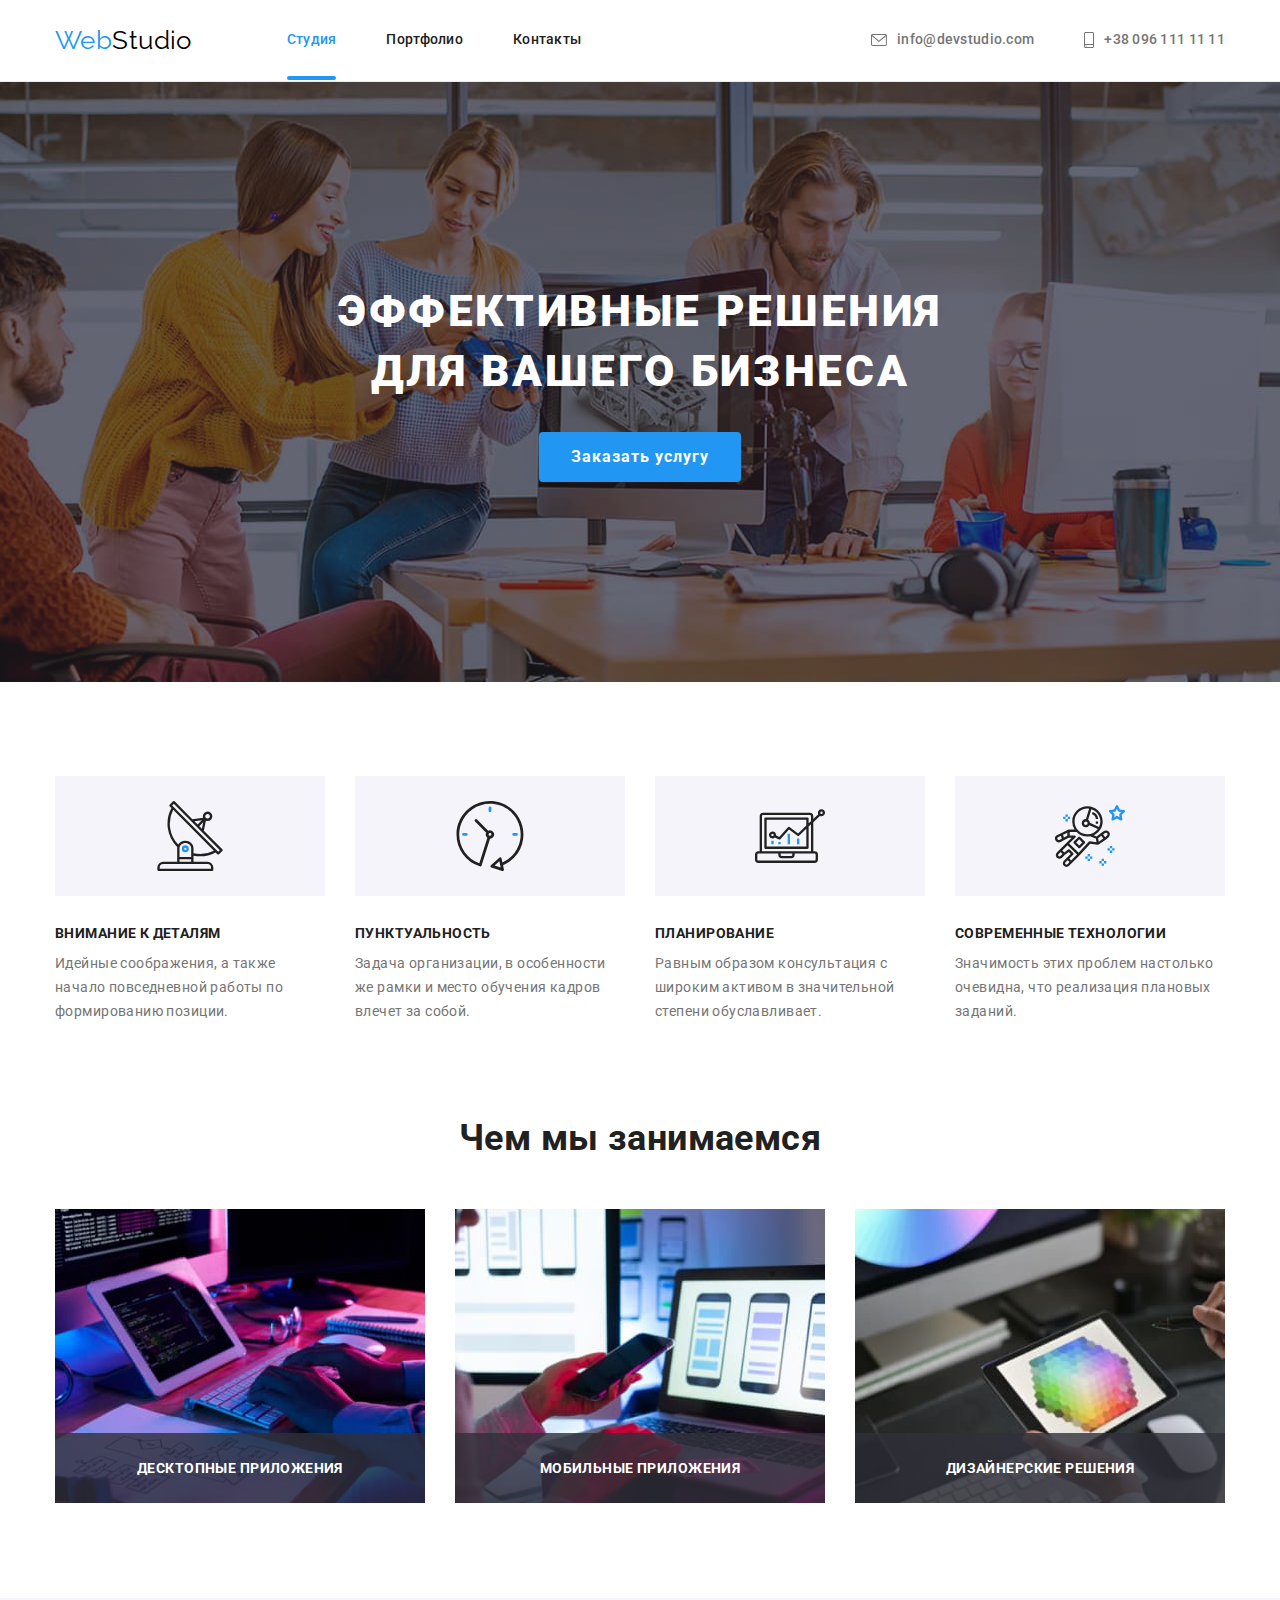
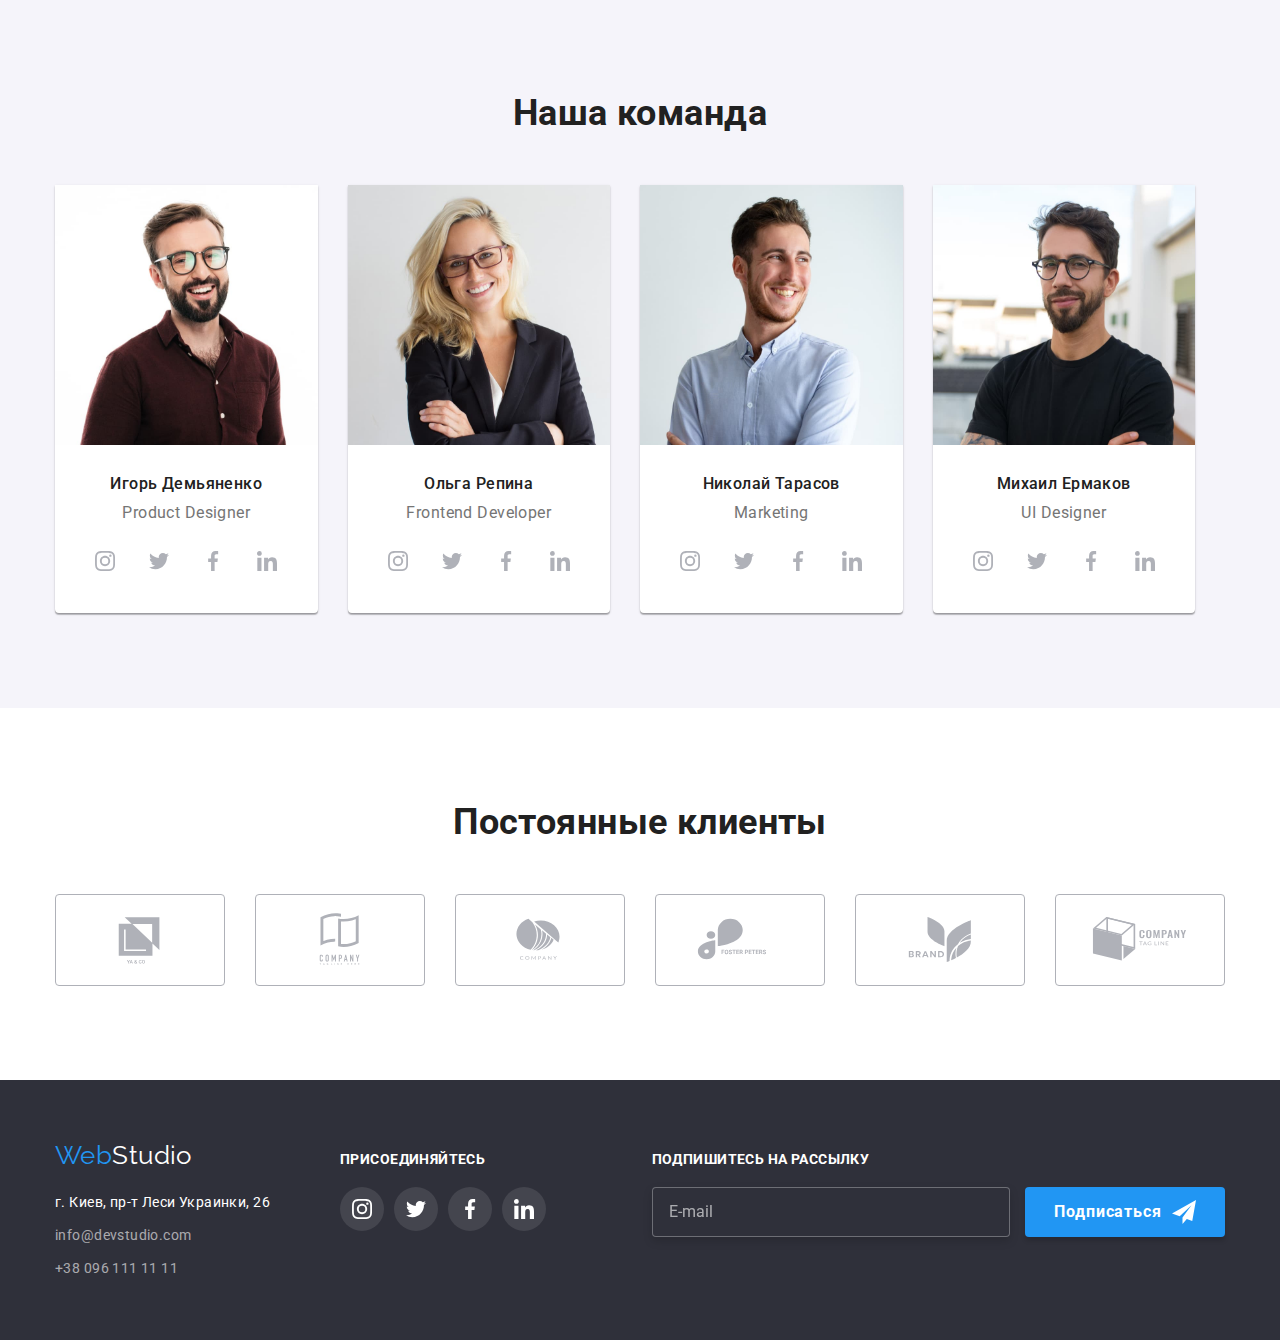
<file: index.html>
<!DOCTYPE html>
<html lang="ru">
  <head>
    <meta charset="UTF-8" />
    <meta http-equiv="X-UA-Compatible" content="IE=edge" />
    <meta name="viewport" content="width=device-width, initial-scale=1.0" />
    <title>Document</title>
    <link rel="preconnect" href="https://fonts.googleapis.com" />
    <link rel="preconnect" href="https://fonts.gstatic.com" crossorigin />
    <link
      href="https://fonts.googleapis.com/css2?family=Raleway:wght@700&family=Roboto:wght@400;500;700;900&display=swap"
      rel="stylesheet"
    />
    <link
      rel="stylesheet"
      href="https://cdnjs.cloudflare.com/ajax/libs/modern-normalize/1.1.0/modern-normalize.min.css"
    />
    <link rel="stylesheet" href="./css/styles.css" />
  </head>
  <body>
    <header class="header">
      <div class="container headers">
        <a href="./index.html" class="logo site"><span class="logo-accent">Web</span>Studio</a>
        <nav class="navigation">
          <ul class="listnone site-nav">
            <li class="item"><a href="./index.html" class="link current">Студия</a></li>
            <li class="item"><a href="./portfolio.html" class="link">Портфолио</a></li>
            <li class="item"><a href="" class="link">Контакты</a></li>
          </ul>
        </nav>
        <ul class="listnone contact">
          <li class="item">
            <a href="mailto:info@devstudio.com" class="link">
              <svg class="contact-icon" width="16" height="12">
                <use href="./images/sprite.svg#icon-envelope"></use>
              </svg>
              info@devstudio.com</a
            >
          </li>
          <li class="item">
            <a href="tel:+380961111111" class="link">
              <svg class="contact-icon" width="10" height="16">
                <use href="./images/sprite.svg#icon-smartphone"></use>
              </svg>
              +38 096 111 11 11</a
            >
          </li>
        </ul>
      </div>
    </header>
    <main>
      <section class="hero">
        <div class="container">
          <h1 class="hero-title">Эффективные решения для вашего бизнеса</h1>
          <button type="button" class="hero-button primary" data-modal-open>Заказать услугу</button>
        </div>
      </section>
      <section class="section peculiarity">
        <div class="container">
          <h2 class="hiden-title">Особенности</h2>
          <ul class="peculiarity listnone">
            <li class="item">
              <div class="peculiarity-thumb">
                <svg class="peculiarity-icon">
                  <use href="./images/sprite.svg#icon-antenna"></use>
                </svg>
              </div>
              <h3 class="title">Внимание к деталям</h3>
              <p class="text">
                Идейные соображения, а также начало повседневной работы по формированию позиции.
              </p>
            </li>
            <li class="item">
              <div class="peculiarity-thumb">
                <svg class="peculiarity-icon">
                  <use href="./images/sprite.svg#icon-clock-1"></use>
                </svg>
              </div>
              <h3 class="title">Пунктуальность</h3>
              <p class="text">
                Задача организации, в особенности же рамки и место обучения кадров влечет за собой.
              </p>
            </li>
            <li class="item">
              <div class="peculiarity-thumb">
                <svg class="peculiarity-icon">
                  <use href="./images/sprite.svg#icon-diagram"></use>
                </svg>
              </div>
              <h3 class="title">Планирование</h3>
              <p class="text">
                Равным образом консультация с широким активом в значительной степени обуславливает.
              </p>
            </li>
            <li class="item">
              <div class="peculiarity-thumb">
                <svg class="peculiarity-icon">
                  <use href="./images/sprite.svg#icon-astronaut"></use>
                </svg>
              </div>
              <h3 class="title">Современные технологии</h3>
              <p class="text">
                Значимость этих проблем настолько очевидна, что реализация плановых заданий.
              </p>
            </li>
          </ul>
        </div>
      </section>
      <section class="section what">
        <div class="container">
          <h2 class="section-title">Чем мы занимаемся</h2>
          <ul class="listnone what-list">
            <li class="item">
              <div class="thumb">
                <img src="./images/img1.jpg" alt="Программирование" width="370" height="294" />
                <p class="text">Десктопные приложения</p>
              </div>
            </li>

            <li class="item">
              <div class="thumb">
                <img src="./images/img2.jpg" alt="Адаптивная вёрстка" width="370" height="294" />
                <p class="text">Мобильные приложения</p>
              </div>
            </li>

            <li class="item">
              <div class="thumb">
                <img src="./images/img3.jpg" alt="Дизайн" width="370" height="294" />
                <p class="text">Дизайнерские решения</p>
              </div>
            </li>
          </ul>
        </div>
      </section>
      <section class="section commands">
        <div class="container">
          <h2 class="section-title">Наша команда</h2>
          <ul class="command listnone">
            <li class="item">
              <img
                class="photo"
                src="./images/photo_demyanenko.jpg"
                alt="Игорь Демьяненко"
                width="270"
                height="260"
              />
              <h3 class="title">Игорь Демьяненко</h3>
              <p class="position">Product Designer</p>
              <ul class="social-list listnone">
                <li class="social-item">
                  <a href="" class="social-link">
                    <svg class="social-icon" width="20" height="20">
                      <use href="./images/sprite.svg#icon-instagram"></use>
                    </svg>
                  </a>
                </li>
                <li class="social-item">
                  <a href="" class="social-link">
                    <svg class="social-icon" width="20" height="20">
                      <use href="./images/sprite.svg#icon-twitter"></use>
                    </svg>
                  </a>
                </li>
                <li class="social-item">
                  <a href="" class="social-link">
                    <svg class="social-icon" width="20" height="20">
                      <use href="./images/sprite.svg#icon-facebook"></use>
                    </svg>
                  </a>
                </li>
                <li class="social-item">
                  <a href="" class="social-link">
                    <svg class="social-icon" width="20" height="20">
                      <use href="./images/sprite.svg#icon-linkedin"></use>
                    </svg>
                  </a>
                </li>
              </ul>
            </li>
            <li class="item">
              <img
                class="photo"
                src="./images/photo_repina.jpg"
                alt="Ольга Репина"
                width="270"
                height="260"
              />
              <h3 class="title">Ольга Репина</h3>
              <p class="position">Frontend Developer</p>
              <ul class="social-list listnone">
                <li class="social-item">
                  <a href="" class="social-link">
                    <svg class="social-icon" width="20" height="20">
                      <use href="./images/sprite.svg#icon-instagram"></use>
                    </svg>
                  </a>
                </li>
                <li class="social-item">
                  <a href="" class="social-link">
                    <svg class="social-icon" width="20" height="20">
                      <use href="./images/sprite.svg#icon-twitter"></use>
                    </svg>
                  </a>
                </li>
                <li class="social-item">
                  <a href="" class="social-link">
                    <svg class="social-icon" width="20" height="20">
                      <use href="./images/sprite.svg#icon-facebook"></use>
                    </svg>
                  </a>
                </li>
                <li class="social-item">
                  <a href="" class="social-link">
                    <svg class="social-icon" width="20" height="20">
                      <use href="./images/sprite.svg#icon-linkedin"></use>
                    </svg>
                  </a>
                </li>
              </ul>
            </li>
            <li class="item">
              <img
                class="photo"
                src="./images/photo_tarasov.jpg"
                alt="Николай Тарасов"
                width="270"
                height="260"
              />
              <h3 class="title">Николай Тарасов</h3>
              <p class="position">Marketing</p>
              <ul class="social-list listnone">
                <li class="social-item">
                  <a href="" class="social-link">
                    <svg class="social-icon" width="20" height="20">
                      <use href="./images/sprite.svg#icon-instagram"></use>
                    </svg>
                  </a>
                </li>
                <li class="social-item">
                  <a href="" class="social-link">
                    <svg class="social-icon" width="20" height="20">
                      <use href="./images/sprite.svg#icon-twitter"></use>
                    </svg>
                  </a>
                </li>
                <li class="social-item">
                  <a href="" class="social-link">
                    <svg class="social-icon" width="20" height="20">
                      <use href="./images/sprite.svg#icon-facebook"></use>
                    </svg>
                  </a>
                </li>
                <li class="social-item">
                  <a href="" class="social-link">
                    <svg class="social-icon" width="20" height="20">
                      <use href="./images/sprite.svg#icon-linkedin"></use>
                    </svg>
                  </a>
                </li>
              </ul>
            </li>
            <li class="item">
              <img
                class="photo"
                src="./images/photo_ermakov.jpg"
                alt="Михаил Ермаков"
                width="270"
                height="260"
              />
              <h3 class="title">Михаил Ермаков</h3>
              <p class="position">UI Designer</p>
              <ul class="social-list listnone">
                <li class="social-item">
                  <a href="" class="social-link">
                    <svg class="social-icon" width="20" height="20">
                      <use href="./images/sprite.svg#icon-instagram"></use>
                    </svg>
                  </a>
                </li>
                <li class="social-item">
                  <a href="" class="social-link">
                    <svg class="social-icon" width="20" height="20">
                      <use href="./images/sprite.svg#icon-twitter"></use>
                    </svg>
                  </a>
                </li>
                <li class="social-item">
                  <a href="" class="social-link">
                    <svg class="social-icon" width="20" height="20">
                      <use href="./images/sprite.svg#icon-facebook"></use>
                    </svg>
                  </a>
                </li>
                <li class="social-item">
                  <a href="" class="social-link">
                    <svg class="social-icon" width="20" height="20">
                      <use href="./images/sprite.svg#icon-linkedin"></use>
                    </svg>
                  </a>
                </li>
              </ul>
            </li>
          </ul>
        </div>
      </section>
      <section class="section clients">
        <div class="container">
          <h2 class="section-title clients-title">Постоянные клиенты</h2>
          <ul class="clients-list listnone">
            <li class="clients-item">
              <a href="" class="clients-link">
                <svg class="clients-icon" width="106" height="60">
                  <use href="./images/sprite.svg#icon-client-1"></use>
                </svg>
              </a>
            </li>
            <li class="clients-item">
              <a href="" class="clients-link">
                <svg class="clients-icon" width="106" height="60">
                  <use href="./images/sprite.svg#icon-client-2"></use>
                </svg>
              </a>
            </li>
            <li class="clients-item">
              <a href="" class="clients-link">
                <svg class="clients-icon" width="106" height="60">
                  <use href="./images/sprite.svg#icon-client-3"></use>
                </svg>
              </a>
            </li>
            <li class="clients-item">
              <a href="" class="clients-link">
                <svg class="clients-icon" width="106" height="60">
                  <use href="./images/sprite.svg#icon-client-4"></use>
                </svg>
              </a>
            </li>
            <li class="clients-item">
              <a href="" class="clients-link">
                <svg class="clients-icon" width="106" height="60">
                  <use href="./images/sprite.svg#icon-client-5"></use>
                </svg>
              </a>
            </li>
            <li class="clients-item">
              <a href="" class="clients-link">
                <svg class="clients-icon" width="106" height="60">
                  <use href="./images/sprite.svg#icon-client-6"></use>
                </svg>
              </a>
            </li>
          </ul>
        </div>
      </section>
    </main>
    <footer class="footer">
      <div class="container">
        <div class="address-block">
          <a href="./index.html" class="logo"><span class="logo-accent">Web</span>Studio</a>
          <address class="address">
            <ul class="list listnone">
              <li class="add">
                <a
                  href="https://goo.gl/maps/4YWWPyWF16ZQ9Hfj6"
                  target="_blank"
                  rel="noopener noreferrer"
                  class="coords"
                  >г. Киев, пр-т Леси Украинки, 26</a
                >
              </li>
              <li class="mail">
                <a href="mailto:info@devstudio.com" class="contact">info@devstudio.com</a>
              </li>
              <li class="tel"><a href="tel:+380961111111" class="contact">+38 096 111 11 11</a></li>
            </ul>
          </address>
        </div>
        <div class="join">
          <p class="title">Присоединяйтесь</p>
          <ul class="social-list listnone">
            <li class="social-item">
              <a href="" class="social-link">
                <svg class="social-icon" width="20" height="20">
                  <use href="./images/sprite.svg#icon-instagram"></use>
                </svg>
              </a>
            </li>
            <li class="social-item">
              <a href="" class="social-link">
                <svg class="social-icon" width="20" height="20">
                  <use href="./images/sprite.svg#icon-twitter"></use>
                </svg>
              </a>
            </li>
            <li class="social-item">
              <a href="" class="social-link">
                <svg class="social-icon" width="20" height="20">
                  <use href="./images/sprite.svg#icon-facebook"></use>
                </svg>
              </a>
            </li>
            <li class="social-item">
              <a href="" class="social-link">
                <svg class="social-icon" width="20" height="20">
                  <use href="./images/sprite.svg#icon-linkedin"></use>
                </svg>
              </a>
            </li>
          </ul>
        </div>
        <div class="subscribe">
          <b class="subscripe-title">Подпишитесь на рассылку</b>
          <form>
            <label for="email" class="form-field">
              <input type="email" id="email" placeholder="E-mail" class="subscripe-input" />
            </label>
            <button type="submit" class="subscripe-button">Подписаться</button>
          </form>
        </div>
      </div>
    </footer>
    <div class="backdrop is-hidden" data-modal>
      <div class="modal">
        <button type="button" class="close" data-modal-close>
          <svg class="close-icon" width="18" height="18">
            <use href="./images/sprite.svg#icon-close-modal"></use>
          </svg>
        </button>
        <b class="modal-title">Оставьте свои данные, мы вам перезвоним</b>
        <form class="feedback-form">
          <div class="feedback-thumb">
            <label for="name" class="feedback-title">Имя</label>
            <input type="text" name="name" class="feedback-input" id="name" />
            <svg width="18" height="18" class="feedback-icon">
              <use href="./images/sprite.svg#icon-person"></use>
            </svg>
          </div>
          <div class="feedback-thumb">
            <label for="phone" class="feedback-title">Телефон</label>
            <input type="tel" name="phone" class="feedback-input" id="phone" />
            <svg width="18" height="18" class="feedback-icon">
              <use href="./images/sprite.svg#icon-telephone"></use>
            </svg>
          </div>
          <div class="feedback-thumb">
            <label for="mail" class="feedback-title">Почта</label>
            <input type="tel" name="phone" class="feedback-input" id="mail" />
            <svg width="18" height="18" class="feedback-icon">
              <use href="./images/sprite.svg#icon-mail"></use>
            </svg>
          </div>
          <div class="feedback-thumb comments">
            <label for="comment" class="feedback-title">Комментарий</label>
            <textarea
              name="comment"
              id="comment"
              class="input-comment"
              placeholder="Введите текст"
            ></textarea>
          </div>
          <div class="agreement">
            <label for="agreement" class="agreement-title">
              <input type="checkbox" name="agreement" id="agreement" class="checkbox" />
              <span class="icon"></span>
              Соглашаюсь с рассылкой и принимаю
              <a href="" class="agreement-link">Условия договора</a></label
            >
          </div>
          <button type="submit" class="modal-submit-button">Отправить</button>
        </form>
      </div>
    </div>
    <script src="./js/modal.js"></script>
  </body>
</html>
</file>
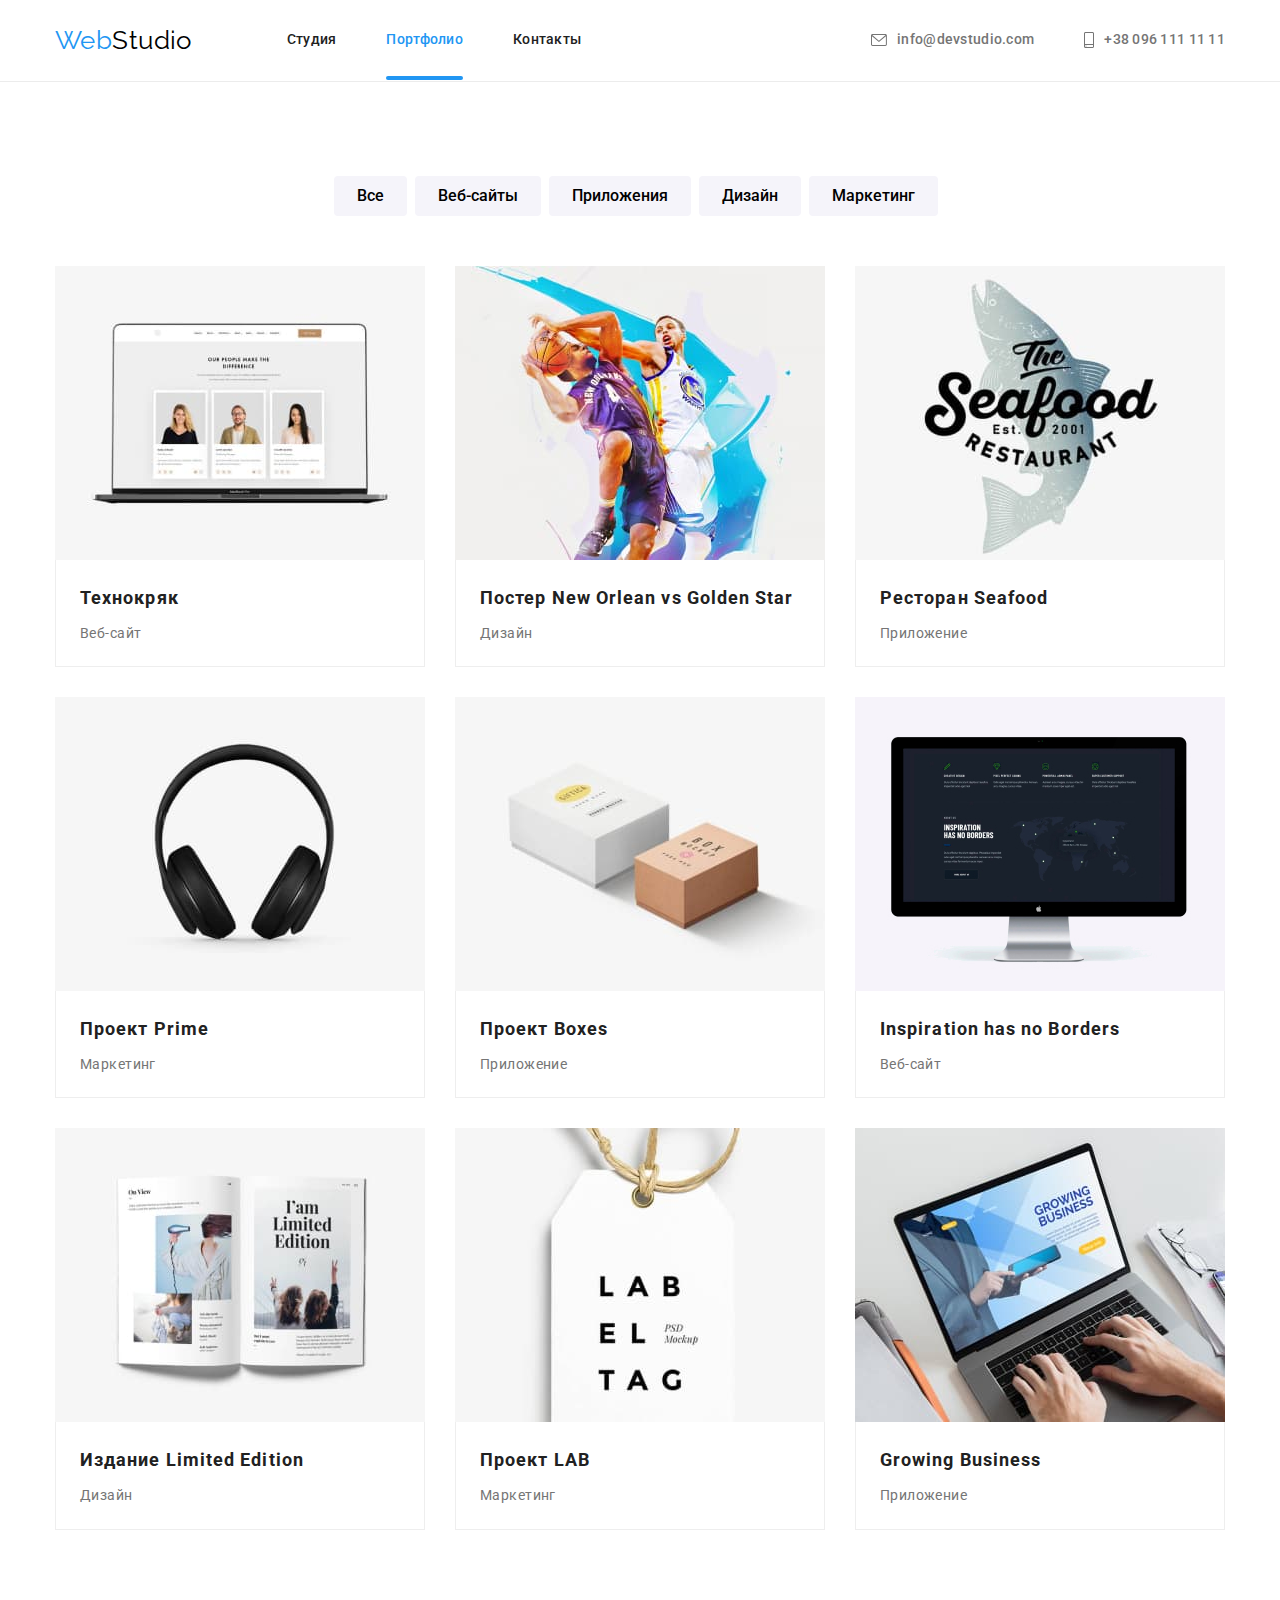
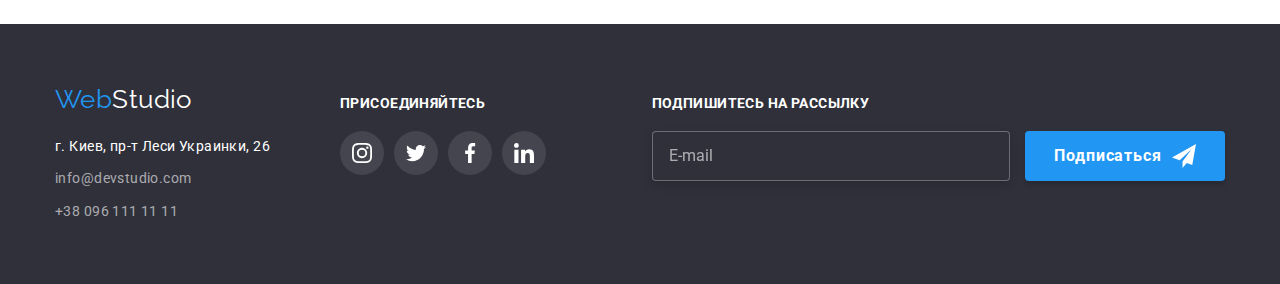
<file: portfolio.html>
<!DOCTYPE html>
<html lang="ru">
  <head>
    <meta charset="UTF-8" />
    <meta http-equiv="X-UA-Compatible" content="IE=edge" />
    <meta name="viewport" content="width=device-width, initial-scale=1.0" />
    <title>Document</title>
    <link rel="preconnect" href="https://fonts.googleapis.com" />
    <link rel="preconnect" href="https://fonts.gstatic.com" crossorigin />
    <link
      href="https://fonts.googleapis.com/css2?family=Raleway:wght@700&family=Roboto:wght@400;500;700;900&display=swap"
      rel="stylesheet"
    />
    <link
      rel="stylesheet"
      href="https://cdnjs.cloudflare.com/ajax/libs/modern-normalize/1.1.0/modern-normalize.min.css"
    />
    <link rel="stylesheet" href="./css/styles.css" />
  </head>
  <body>
    <header class="header">
      <div class="container headers">
        <a href="./index.html" class="logo"><span class="logo-accent">Web</span>Studio</a>
        <nav class="navigation">
          <ul class="listnone site-nav">
            <li class="item"><a href="./index.html" class="link">Студия</a></li>
            <li class="item"><a href="./portfolio.html" class="link current">Портфолио</a></li>
            <li class="item"><a href="" class="link">Контакты</a></li>
          </ul>
        </nav>
        <ul class="listnone contact">
          <li class="item">
            <a href="mailto:info@devstudio.com" class="link">
              <svg class="contact-icon" width="16" height="12">
                <use href="./images/sprite.svg#icon-envelope"></use>
              </svg>
              info@devstudio.com</a
            >
          </li>
          <li class="item">
            <a href="tel:+380961111111" class="link">
              <svg class="contact-icon" width="10" height="16">
                <use href="./images/sprite.svg#icon-smartphone"></use>
              </svg>
              +38 096 111 11 11</a
            >
          </li>
        </ul>
      </div>
    </header>
    <main>
      <section class="portfolio-section">
        <div class="container portfolio">
          <h1 class="hiden-title">Портфолио</h1>

          <ul class="filter listnone">
            <li class="item"><button type="button" class="button">Все</button></li>
            <li class="item"><button type="button" class="button">Веб-сайты</button></li>
            <li class="item"><button type="button" class="button">Приложения</button></li>
            <li class="item"><button type="button" class="button">Дизайн</button></li>
            <li class="item"><button type="button" class="button">Маркетинг</button></li>
          </ul>

          <ul class="portfolio-list listnone">
            <li class="item">
              <a href="" class="link">
                <div class="thumb">
                  <img src="./images/macbook.jpg" alt="макбубк" width="370" height="294" />
                  <p class="portfolio-description">
                    Ресурс предлагает комплексные предложения с разным уровнем функционала и
                    сервисов. Все это позволит посетителю получить исчерпывающие сведения о компании
                    или частном лице.
                  </p>
                </div>
                <div class="description">
                  <h2 class="title">Технокряк</h2>
                  <p class="technology">Веб-сайт</p>
                </div>
              </a>
            </li>

            <li class="item">
              <a href="" class="link"
                ><div class="thumb">
                  <img src="./images/poster.jpg" alt="постер" width="370" height="294" />
                  <p class="portfolio-description">
                    Lorem, ipsum dolor sit amet consectetur adipisicing elit. Eligendi neque ipsam
                    autem minus, nesciunt numquam?
                  </p>
                </div>
                <div class="description">
                  <h2 class="title">Постер New Orlean vs Golden Star</h2>
                  <p class="technology">Дизайн</p>
                </div>
              </a>
            </li>

            <li class="item">
              <a href="" class="link">
                <div class="thumb">
                  <img src="./images/seafood.jpg" alt="логотип компании" width="370" height="294" />
                  <p class="portfolio-description">
                    Lorem ipsum dolor sit amet, consectetur adipisicing elit. Eaque officia
                    voluptatum eveniet! Voluptatum doloribus laboriosam, quod odio voluptas
                    similique accusantium?
                  </p>
                </div>
                <div class="description">
                  <h2 class="title">Ресторан Seafood</h2>
                  <p class="technology">Приложение</p>
                </div>
              </a>
            </li>

            <li class="item">
              <a href="" class="link">
                <div class="thumb">
                  <img src="./images/headphones.jpg" alt="наушники" width="370" height="294" />
                  <p class="portfolio-description">
                    Lorem ipsum dolor sit, amet consectetur adipisicing elit. Quidem distinctio
                    ipsam nostrum pariatur amet corrupti ab!
                  </p>
                </div>
                <div class="description">
                  <h2 class="title">Проект Prime</h2>
                  <p class="technology">Маркетинг</p>
                </div>
              </a>
            </li>

            <li class="item">
              <a href="" class="link">
                <div class="thumb">
                  <img src="./images/boxes.jpg" alt="две коробки" width="370" height="294" />
                  <p class="portfolio-description">
                    Lorem, ipsum dolor sit amet consectetur adipisicing elit. Adipisci modi, quae
                    ipsam facilis quos autem ducimus distinctio.
                  </p>
                </div>
                <div class="description">
                  <h2 class="title">Проект Boxes</h2>
                  <p class="technology">Приложение</p>
                </div>
              </a>
            </li>

            <li class="item">
              <a href="" class="link">
                <div class="thumb">
                  <img src="./images/mac.jpg" alt="моноблок" width="370" height="294" />
                  <p class="portfolio-description">
                    Lorem ipsum dolor sit amet, consectetur adipisicing elit. Perferendis molestias
                    accusantium corporis accusamus labore!
                  </p>
                </div>
                <div class="description">
                  <h2 class="title">Inspiration has no Borders</h2>
                  <p class="technology">Веб-сайт</p>
                </div>
              </a>
            </li>

            <li class="item">
              <a href="" class="link">
                <div class="thumb">
                  <img src="./images/book.jpg" alt="книга" width="370" height="294" />
                  <p class="portfolio-description">
                    Lorem ipsum, dolor sit amet consectetur adipisicing elit. Cupiditate, vitae,
                    quod dolore illo laudantium omnis blanditiis perspiciatis quae, ullam iusto
                    exercitationem?
                  </p>
                </div>
                <div class="description">
                  <h2 class="title">Издание Limited Edition</h2>
                  <p class="technology">Дизайн</p>
                </div>
              </a>
            </li>

            <li class="item">
              <a href="" class="link">
                <div class="thumb">
                  <img src="./images/label.jpg" alt="бирка" width="370" height="294" />
                  <p class="portfolio-description">
                    Lorem ipsum dolor, sit amet consectetur adipisicing elit. Quos quibusdam autem
                    ipsa commodi harum explicabo blanditiis assumenda facere at in, quas
                    repudiandae!
                  </p>
                </div>
                <div class="description">
                  <h2 class="title">Проект LAB</h2>
                  <p class="technology">Маркетинг</p>
                </div>
              </a>
            </li>

            <li class="item">
              <a href="" class="link">
                <div class="thumb">
                  <img src="./images/notebook.jpg" alt="ноутбук" width="370" height="294" />
                  <p class="portfolio-description">
                    Lorem ipsum dolor sit amet consectetur adipisicing elit. Quaerat blanditiis
                    similique natus et qui consequatur reprehenderit omnis dolores!
                  </p>
                </div>
                <div class="description">
                  <h2 class="title">Growing Business</h2>
                  <p class="technology">Приложение</p>
                </div>
              </a>
            </li>
          </ul>
        </div>
      </section>
    </main>
    <footer class="footer">
      <div class="container">
        <div class="address-block">
          <a href="./index.html" class="logo"><span class="logo-accent">Web</span>Studio</a>
          <address class="address">
            <ul class="list listnone">
              <li class="add">
                <a
                  href="https://goo.gl/maps/4YWWPyWF16ZQ9Hfj6"
                  target="_blank"
                  rel="noopener noreferrer"
                  class="coords"
                  >г. Киев, пр-т Леси Украинки, 26</a
                >
              </li>
              <li class="mail">
                <a href="mailto:info@devstudio.com" class="contact">info@devstudio.com</a>
              </li>
              <li class="tel"><a href="tel:+380961111111" class="contact">+38 096 111 11 11</a></li>
            </ul>
          </address>
        </div>
        <div class="join">
          <p class="title">Присоединяйтесь</p>
          <ul class="social-list listnone">
            <li class="social-item">
              <a href="" class="social-link">
                <svg class="social-icon" width="20" height="20">
                  <use href="./images/sprite.svg#icon-instagram"></use>
                </svg>
              </a>
            </li>
            <li class="social-item">
              <a href="" class="social-link">
                <svg class="social-icon" width="20" height="20">
                  <use href="./images/sprite.svg#icon-twitter"></use>
                </svg>
              </a>
            </li>
            <li class="social-item">
              <a href="" class="social-link">
                <svg class="social-icon" width="20" height="20">
                  <use href="./images/sprite.svg#icon-facebook"></use>
                </svg>
              </a>
            </li>
            <li class="social-item">
              <a href="" class="social-link">
                <svg class="social-icon" width="20" height="20">
                  <use href="./images/sprite.svg#icon-linkedin"></use>
                </svg>
              </a>
            </li>
          </ul>
        </div>
        <div class="subscribe">
          <b class="subscripe-title">Подпишитесь на рассылку</b>
          <form>
            <label for="email" class="form-field">
              <input type="email" id="email" placeholder="E-mail" class="subscripe-input" />
            </label>
            <button type="submit" class="subscripe-button">Подписаться</button>
          </form>
        </div>
      </div>
    </footer>
  </body>
</html>
</file>
<file: css/styles.css>
:root {
  --primary-fontcolor: #757575;
  --primary-fontsize: 14px;
  --primary-bg-color: #f5f4fa;
  --sec-fontcolor: #212121;
  --accent-color: #2196f3;
  --color-white: #ffffff;
  --color-black: #000000;
  --footer-bg-color: #2f303a;
  --address-contact-color: rgba(255, 255, 255, 0.6);
  --hero-button-hover: #188ce8;
  --social-primary-color: #afb1b8;
  --portfolio-backdrop: rgba(33, 150, 243, 0.9);
  --primary-cubic: cubic-bezier(0.4, 0, 0.2, 1);
}

body {
  background-color: var(--color-white);
  color: var(--primary-fontcolor);

  font-size: var(--primary-fontsize);
  font-family: Roboto, sans-serif;
  letter-spacing: 0.03em;
}
h1,
h2,
h3,
h4,
p,
ul {
  margin-bottom: 0;
  margin-top: 0;
}

img {
  display: block;
  max-width: 100%;
}

.container {
  width: 1200px;
  margin-left: auto;
  margin-right: auto;
  padding-left: 15px;
  padding-right: 15px;
}

.header {
  padding-bottom: 25px;
  padding-top: 25px;
  background-color: var(--color-white);
  border-bottom: 1px solid #ececec;
}

.headers {
  display: flex;
  align-items: center;
}

.hiden-title {
  position: absolute;
  white-space: nowrap;
  width: 1px;
  height: 1px;
  overflow: hidden;
  border: 0;
  padding: 0;
  clip: rect(0 0 0 0);
  clip-path: inset(50%);
  margin: -1px;
}

.link.current::after {
  content: '';
  position: absolute;
  left: 0;
  bottom: -1px;

  width: 100%;
  height: 4px;
  background: var(--accent-color);
  border-radius: 2px;
}

.listnone {
  list-style: none;
  padding: 0;
  margin: 0;
}

.logo {
  color: var(--color-black);
  text-decoration: none;
  font-family: Raleway, cursive;
  font-size: 26px;
  line-height: 1.19;
}

.header .logo {
  margin-right: 95px;
}

.logo-accent {
  color: var(--accent-color);
}

.site-nav {
  display: flex;

  font-weight: 500;
  line-height: 1.14;
  letter-spacing: 0.02em;
}

.site-nav .item {
  margin-right: 50px;
}

.site-nav .item:last-child {
  margin-right: 0;
}

.contact {
  margin-left: auto;
}

.contact .item {
  margin-right: 50px;
}

.contact .item:last-child {
  margin-right: 0;
}

.contact-icon {
  margin-right: 10px;
  fill: currentColor;
}

.contact .link {
  transition: color 250ms var(--primary-cubic);
  display: flex;
  align-items: center;

  color: var(--primary-fontcolor);
  text-decoration: none;
}

.site-nav .link {
  position: relative;
  color: var(--sec-fontcolor);
  text-decoration: none;

  transition: color 250ms var(--primary-cubic);
}

.link.current {
  color: var(--accent-color);
}

.navigation .link {
  padding-top: 32px;
  padding-bottom: 32px;
}

.header .contact {
  display: flex;

  font-weight: 500;
  line-height: 1.14;
  letter-spacing: 0.02em;
}

.hero {
  background-image: linear-gradient(to right, rgba(47, 48, 58, 0.4), rgba(47, 48, 58, 0.4)),
    url(../images/hero-img.jpg);
  background-position: center;
  background-size: cover;
  background-repeat: no-repeat;

  max-width: 1600px;
  height: 600px;
  background-color: var(--footer-bg-color);

  text-align: center;
  margin-left: auto;
  margin-right: auto;
  padding-top: 200px;
  padding-bottom: 200px;
}

.hero-title {
  color: var(--color-white);

  font-weight: 900;
  font-size: 44px;
  line-height: 1.36;
  letter-spacing: 0.06em;
  text-align: center;
  text-transform: uppercase;

  width: 696px;
  margin-bottom: 30px;
  margin-left: auto;
  margin-right: auto;
}

.button {
  display: inline-block;
  border: 1px solid transparent;
  font-family: inherit;
  cursor: pointer;
  border-radius: 4px;
}

.hero-button {
  transition: background-color 250ms var(--primary-cubic);

  display: inline-block;
  padding: 10px 32px;
  margin-left: auto;
  margin-right: auto;

  background-color: var(--accent-color);
  color: var(--color-white);

  font-weight: 700;
  font-size: 16px;
  line-height: 1.87;
  letter-spacing: 0.06em;
  border-radius: 4px;

  min-width: 200px;
  border: none;
  cursor: pointer;
}

.hero-button:hover {
  background-color: var(--hero-button-hover);
}

.button.primary {
  background-color: var(--accent-color);
  color: var(--color-white);
  /* border: var(--color-white); */
}

.button.secondary {
  background-color: var(--color-white);
  color: var(--sec-fontcolor);
  border: none;
}

/* portfolio filter */

.filter {
  display: flex;
  justify-content: center;

  margin-bottom: 50px;
}

.filter .button {
  transition: background-color 250ms var(--primary-cubic), color 250ms var(--primary-cubic);

  font-weight: 500;
  font-size: 16px;
  line-height: 1.62;
  margin-right: 8px;
  padding: 6px 22px;
  background-color: var(--primary-bg-color);
}

/* Page title */
.section-title {
  font-weight: 700;
  font-size: 36px;
  line-height: 1.16;
  text-align: center;

  margin-bottom: 50px;
}

/* особенности */

.peculiarity-thumb {
  width: 270px;
  height: 120px;
  background-color: var(--primary-bg-color);
  margin-bottom: 30px;
  display: inline-flex;
  align-items: center;
  justify-content: center;
}

.peculiarity-icon {
  width: 70px;
  height: 70px;
}

.peculiarity {
  display: flex;
  flex-wrap: wrap;
}
.peculiarity .item {
  margin-right: 30px;
  flex-basis: calc(100% / 4 - 30px);
}

.peculiarity .item:nth-child(4) {
  margin-right: 0;
}

.section.peculiarity {
  padding-top: 94px;
  padding-bottom: 94px;
}

.peculiarity .title {
  font-size: 14px;
  font-weight: 700;
  line-height: 1.14;
  text-transform: uppercase;

  margin-bottom: 10px;
}

.peculiarity .text {
  line-height: 1.71;
}

.section.what {
  padding-bottom: 95px;
}

.what-list {
  display: flex;
  flex-wrap: wrap;
}

.what-list .item {
  margin-right: 30px;
}

.what-list .item:nth-child(3) {
  margin-right: 0;
}

.what-list .thumb {
  position: relative;
}

.what-list .thumb .text {
  position: absolute;
  left: 0;
  bottom: 0;
  width: 100%;
  height: 70px;

  background: rgba(47, 48, 58, 0.8);

  display: flex;
  align-items: center;
  justify-content: center;

  font-weight: 700;
  text-transform: uppercase;
  color: var(--color-white);
}

.portfolio-list .link {
  display: block;
  color: var(--primary-fontcolor);
  text-decoration: none;
}

.portfolio-list .item:hover {
  box-shadow: 0px 1px 1px rgba(0, 0, 0, 0.12), 0px 4px 4px rgba(0, 0, 0, 0.06),
    1px 4px 6px rgba(0, 0, 0, 0.16);
}

/* Наша команда */
.section.commands {
  padding-top: 95px;
  padding-bottom: 95px;
  background-color: var(--primary-bg-color);
}

.command {
  display: flex;
}

.command .photo {
  display: block;
}

.command .item {
  background-color: var(--color-white);
  box-shadow: 0px 1px 3px rgba(0, 0, 0, 0.12), 0px 1px 1px rgba(0, 0, 0, 0.14),
    0px 2px 1px rgba(0, 0, 0, 0.2);
  border-radius: 0px 0px 4px 4px;

  margin-right: 30px;

  flex-wrap: wrap;
  flex-basis: calc(100% / 4 - 30px);

  text-align: center;
}

.command .item:nth-child(4) {
  margin-right: 0;
}

.command .title {
  font-weight: 500;
  font-size: 16px;
  line-height: 1.18;

  margin-top: 30px;
  margin-bottom: 10px;
}

.command .position {
  font-size: 16px;
  line-height: 1.18;
  margin-bottom: 16px;
}

.social-list {
  display: inline-flex;
  margin-bottom: 30px;
}

.social-item {
  margin-right: 10px;
}

.social-item:last-child {
  margin-right: 0;
}

.social-link {
  transition: fill 250ms var(--primary-cubic), background-color 250ms var(--primary-cubic);

  display: inline-flex;
  align-items: center;
  justify-content: center;
  border-radius: 50%;
  width: 44px;
  height: 44px;
  fill: var(--social-primary-color);
}

.command .social-link:hover,
.command .social-link:focus {
  background-color: var(--accent-color);
  fill: var(--color-white);
}

/* Clients */

.clients {
  padding: 94px 0px;
  background-color: var(--color-white);
}

.clients-list {
  display: flex;
}

.clients-item {
  margin-right: 30px;
}

.clients-item:last-child {
  margin-right: 0;
}

.clients-link {
  transition: border 250ms var(--primary-cubic), fill 250ms var(--primary-cubic);

  display: inline-flex;
  align-items: center;
  justify-content: center;
  width: 170px;
  height: 92px;

  border: 1px solid var(--social-primary-color);
  border-radius: 4px;

  fill: var(--social-primary-color);
}

.clients-link:hover,
.clients-link:focus {
  fill: var(--accent-color);
  border-color: var(--accent-color);
  /* border: 1px solid #2196f3;
  border-radius: 4px; */
}

/* портфолио */

.portfolio-section {
  padding-top: 94px;
  padding-bottom: 94px;
}

.portfolio-list {
  display: flex;
  flex-wrap: wrap;
  margin: -15px -15px;
}
.portfolio-list .title {
  font-weight: 700;
  font-size: 18px;
  line-height: 2;
  letter-spacing: 0.06em;

  margin-bottom: 4px;
}

.portfolio-list > .item {
  transition: box-shadow 250ms var(--primary-cubic);

  flex-basis: calc((100% - 90px) / 3);
  margin: 15px 15px;
}

.description {
  padding: 20px 24px;
  border-left: 1px solid #eeeeee;
  border-right: 1px solid #eeeeee;
  border-bottom: 1px solid #eeeeee;
}

.portfolio-list .technology {
  line-height: 1.875;
}

.portfolio-list .thumb {
  position: relative;
  overflow: hidden;
}

.portfolio-description {
  position: absolute;
  transform: translateY(100%);
  /* opacity: 0; */
  pointer-events: none;

  transition: transform 250ms var(--primary-cubic);

  display: flex;
  padding: 63px 24px;
  top: 0;
  right: 0;
  width: 100%;
  height: 100%;

  font-size: 18px;
  line-height: 1.38;
  color: var(--color-white);
  background: var(--portfolio-backdrop);
}

.portfolio-list .link:hover .portfolio-description,
.portfolio-list .link:focus .portfolio-description {
  /* opacity: 1; */
  transform: translateY(0);
}

.site-nav .link:hover,
.contact .link:hover,
.contact .link:focus,
.site-nav .link:focus,
.address .coords:hover,
.address .contact:hover,
.address .coords:focus,
.address .contact:focus {
  color: var(--accent-color);
}

.filter .button:hover,
.filter .button:focus {
  background-color: var(--accent-color);
  color: var(--color-white);
  box-shadow: 0px 3px 1px rgba(0, 0, 0, 0.1), 0px 1px 2px rgba(0, 0, 0, 0.08),
    0px 2px 2px rgba(0, 0, 0, 0.12);
}

.section-title,
.peculiarity .title,
.command .title,
.portfolio-list .title {
  color: var(--sec-fontcolor);
}

.footer {
  padding-top: 60px;
  padding-bottom: 60px;
  background-color: var(--footer-bg-color);
}

.footer .logo {
  display: inline-block;
  color: var(--color-white);

  margin-bottom: 20px;
}

.address a {
  display: inline-block;
  text-decoration: none;
}

.address .coords {
  color: var(--color-white);
  font-family: 'Roboto';
  font-style: normal;
  line-height: 1.71;
}

.address .contact {
  color: var(--address-contact-color);
  font-family: 'Roboto';
  font-style: normal;
  line-height: 1.71;
}

.address .contact,
.address .coords {
  transition: color 250ms var(--primary-cubic);
}

.address-block {
  margin-right: 70px;
}

.mail {
  margin-top: 9px;
  margin-bottom: 9px;
}

.footer .container {
  display: flex;
  align-items: baseline;
}

.join {
  margin-right: auto;
}

.join .title {
  margin-bottom: 20px;
  font-weight: 700;
  text-transform: uppercase;

  color: var(--color-white);
}

.join .social-link {
  transition: background-color 250ms var(--primary-cubic);
  border-radius: 50%;
  background: rgba(255, 255, 255, 0.1);
  fill: var(--color-white);
}

.join .social-link:hover,
.join .social-link:focus {
  background-color: var(--accent-color);
}

/* .subscribe {
} */

.subscripe-title {
  display: inline-block;
  font-weight: 700;
  text-transform: uppercase;
  color: var(--color-white);

  margin-bottom: 20px;
}

.subscripe-input {
  width: 358px;
  height: 50px;
  margin-right: 12px;
  padding: 15px 16px;

  font-size: 16px;
  line-height: 1.25;

  background-color: var(--footer-bg-color);
  border: 1px solid rgba(255, 255, 255, 0.3);
  filter: drop-shadow(0px 4px 4px rgba(0, 0, 0, 0.15));
  border-radius: 4px;
  color: var(--address-contact-color);

  transition: border-color 250ms var(--primary-cubic);
}

.form-field:focus-within .subscripe-input {
  outline: none;
  border-color: var(--accent-color);
}

.subscripe-input::placeholder {
  font-size: 16px;
  line-height: 1.25;

  color: var(--address-contact-color);
}

.subscripe-button {
  min-width: 200px;
  height: 50px;
  font-weight: 700;
  font-size: 16px;
  line-height: 1.875;
  display: inline-flex;
  justify-content: center;
  align-items: center;
  letter-spacing: 0.06em;
  cursor: pointer;
  box-shadow: 0px 4px 4px rgba(0, 0, 0, 0.15);
  border-radius: 4px;
  border: transparent;

  color: var(--color-white);
  background-color: var(--accent-color);

  transition: background-color 250ms var(--primary-cubic);
}

.subscripe-button:hover,
.subscripe-button:focus {
  background-color: var(--hero-button-hover);
}

.subscripe-button::after {
  content: '';
  margin-left: 10px;
  fill: currentColor;
  width: 24px;
  height: 24px;
  background-image: url(../images/send.svg);
}

.backdrop {
  position: fixed;
  top: 0;
  left: 0;
  width: 100%;
  height: 100%;

  background-color: rgba(0, 0, 0, 0.2);

  opacity: 1;
  transition: opacity 250ms var(--primary-cubic);
}

.backdrop.is-hidden {
  pointer-events: none;
  opacity: 0;
}

.backdrop.is-hidden .modal {
  transform: translate(-50%, -50%) scale(1.2);
}

.modal {
  position: absolute;
  top: 50%;
  left: 50%;
  transform: translate(-50%, -50%) scale(1);
  transition: transform 250ms var(--primary-cubic);

  min-width: 528px;
  min-height: 581px;

  padding: 40px 39px 40px 41px;

  background-color: var(--color-white);
}

.modal .close {
  position: absolute;
  top: 8px;
  right: 8px;
  display: block;
  width: 30px;
  height: 30px;

  display: flex;
  align-items: center;
  justify-content: center;

  border-radius: 50%;
  border: 1px solid rgba(0, 0, 0, 0.1);
  cursor: pointer;
  background-color: var(--color-white);

  transition: fill 250ms var(--primary-cubic);
}

.modal .close:hover {
  fill: var(--accent-color);
}

/* .close-icon {
} */

.modal-title {
  display: inline-block;
  margin-bottom: 12px;

  font-weight: 700;
  font-size: 20px;
  line-height: 1.15;
  /* text-align: center; */
  color: var(--sec-fontcolor);
}

.feedback-thumb {
  position: relative;
}

.feedback-thumb:not(:last-child) {
  margin-bottom: 10px;
}

.feedback-title {
  position: relative;
  display: block;
  margin-bottom: 4px;

  font-size: 12px;
  line-height: 1.17;
  letter-spacing: 0.01em;
  color: var(--primary-fontcolor);
}

.feedback-input {
  width: 100%;
  height: 40px;

  padding-left: 42px;
  border: 1px solid rgba(33, 33, 33, 0.2);
  border-radius: 4px;

  transition: border-color 250ms var(--primary-cubic);
}

.feedback-input:focus {
  outline: none;
  border-color: var(--accent-color);
}

.feedback-icon {
  position: absolute;
  top: 26px;
  left: 12px;

  transition: fill 250ms var(--primary-cubic);
}

.feedback-input:focus ~ .feedback-icon {
  fill: var(--accent-color);
}

.input-comment {
  padding: 12px 16px;
  width: 100%;
  height: 120px;
  overflow: hidden;
  border: 1px solid rgba(33, 33, 33, 0.2);
  border-radius: 4px;

  resize: none;

  transition: border-color 250ms var(--primary-cubic);
}

.input-comment::placeholder {
  letter-spacing: 0.01em;
  color: rgba(117, 117, 117, 0.5);
}

.input-comment:focus {
  outline: none;
  border-color: var(--accent-color);
}

.feedback-thumb.comments {
  margin-bottom: 20px;
}

.agreement {
  margin-bottom: 30px;
  margin-left: 25px;
}

.agreement-title {
  position: relative;
  display: flex;
  align-items: center;
}

.checkbox {
  position: absolute;
  white-space: nowrap;
  width: 1px;
  height: 1px;
  overflow: hidden;
  border: 0;
  padding: 0;
  clip: rect(0 0 0 0);
  clip-path: inset(50%);
  margin: -1px;
}

.icon {
  position: absolute;
  top: 3px;
  left: 0;
  margin-left: -25px;
  display: inline-block;
  width: 16px;
  height: 15px;
  border: 2px solid var(--sec-fontcolor);
  border-radius: 2px;
  margin-right: 7px;

  transition: all 250ms var(--primary-cubic);
}

.checkbox:focus + .icon {
  box-shadow: 0 0 0 1px var(--accent-color);
}

.checkbox:checked + .icon {
  background-color: var(--accent-color);
  background-image: url(../images/icon-check.svg);
  border-color: var(--accent-color);
}

.agreement-title {
  line-height: 1.714;
}

.agreement-link {
  color: var(--accent-color);
  margin-left: 4px;

  transition: color 250ms var(--primary-cubic);
}

.agreement-link:hover,
.agreement-link:focus {
  color: var(--hero-button-hover);
}

/* .agreement-chek {
} */

.modal-submit-button {
  display: block;
  margin-left: auto;
  margin-right: auto;
  width: 200px;
  height: 50px;

  cursor: pointer;

  font-weight: 700;
  font-size: 16px;
  line-height: 1.875;
  letter-spacing: 0.06em;

  color: var(--color-white);

  background: var(--accent-color);
  box-shadow: 0px 4px 4px rgba(0, 0, 0, 0.15);
  border-radius: 4px;
  border-color: transparent;

  transition: background-color 250ms var(--primary-cubic);
}

.modal-submit-button:hover,
.modal-submit-button:focus {
  background-color: var(--hero-button-hover);
}
</file>
